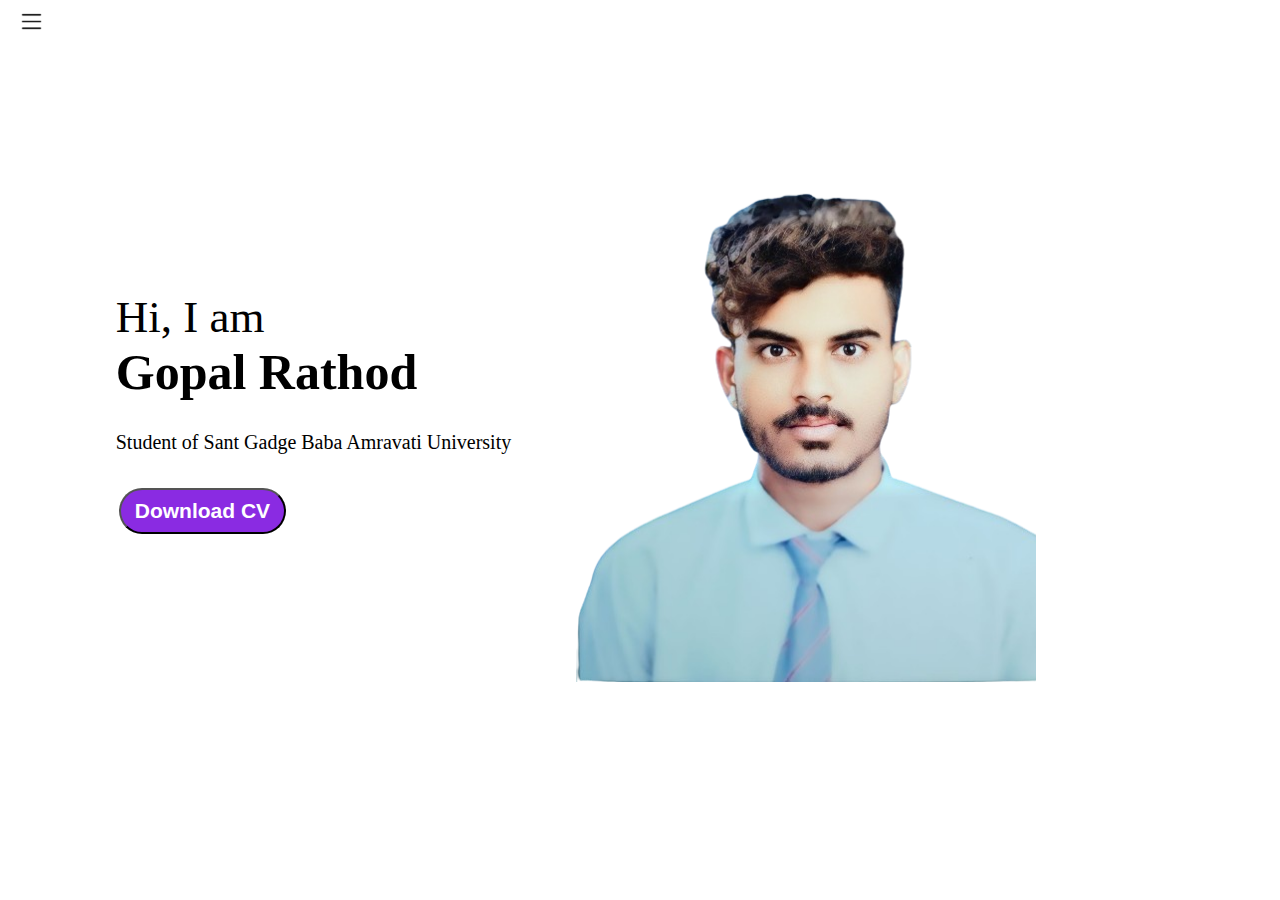
<file: index.html>
<!DOCTYPE html>
<html lang="en">
<head>
    <meta charset="UTF-8">
    <meta name="viewport" content="width=device-width, initial-scale=1.0">
    <title>personal Info portfolio</title>
    <link rel="stylesheet" href="style.css">
    <style>
        body {
          background-image: url('https://wallpapercave.com/wp/wp7453711');
        }
        </style>
</head>
<body>
   
    <div class="container">
        <div class="sidebar sidebargo">
            <nav>
            <ul>
                <li><a href="/Home.html">Home</a></li>
                <li><a href="/about.html">About</a></li>
                <li><a href="/skills.html">Skills</a></li>
                <li><a href="/Contact.html">ContactUs</a></li>
            </ul>
        
    </nav>
    </div>

    <div class="main">
        <din class="hamcont">
            <img src="ham.png" alt="ham" class="ham" width="23px">
            <img src="cross.png" alt="cross" class="cross" width="23px">
        </din>
        <div class="infocontainer">
            <div class="info">
                <div class="hello">Hi, I am</div>
                <div class="name">Gopal Rathod</div>
                <div class="about">Student of Sant Gadge Baba Amravati University</div>
                <div class="batan">
                    <button class="btn">Download CV</button>
                </div>
             </div>

            <div class="logo">
                <img src="gr.png" alt="logo">
            </div>
            
        
        </div>
  
    </div>
</div>
<script src="script.js"></script>

   
    
</body>
</html>
</file>
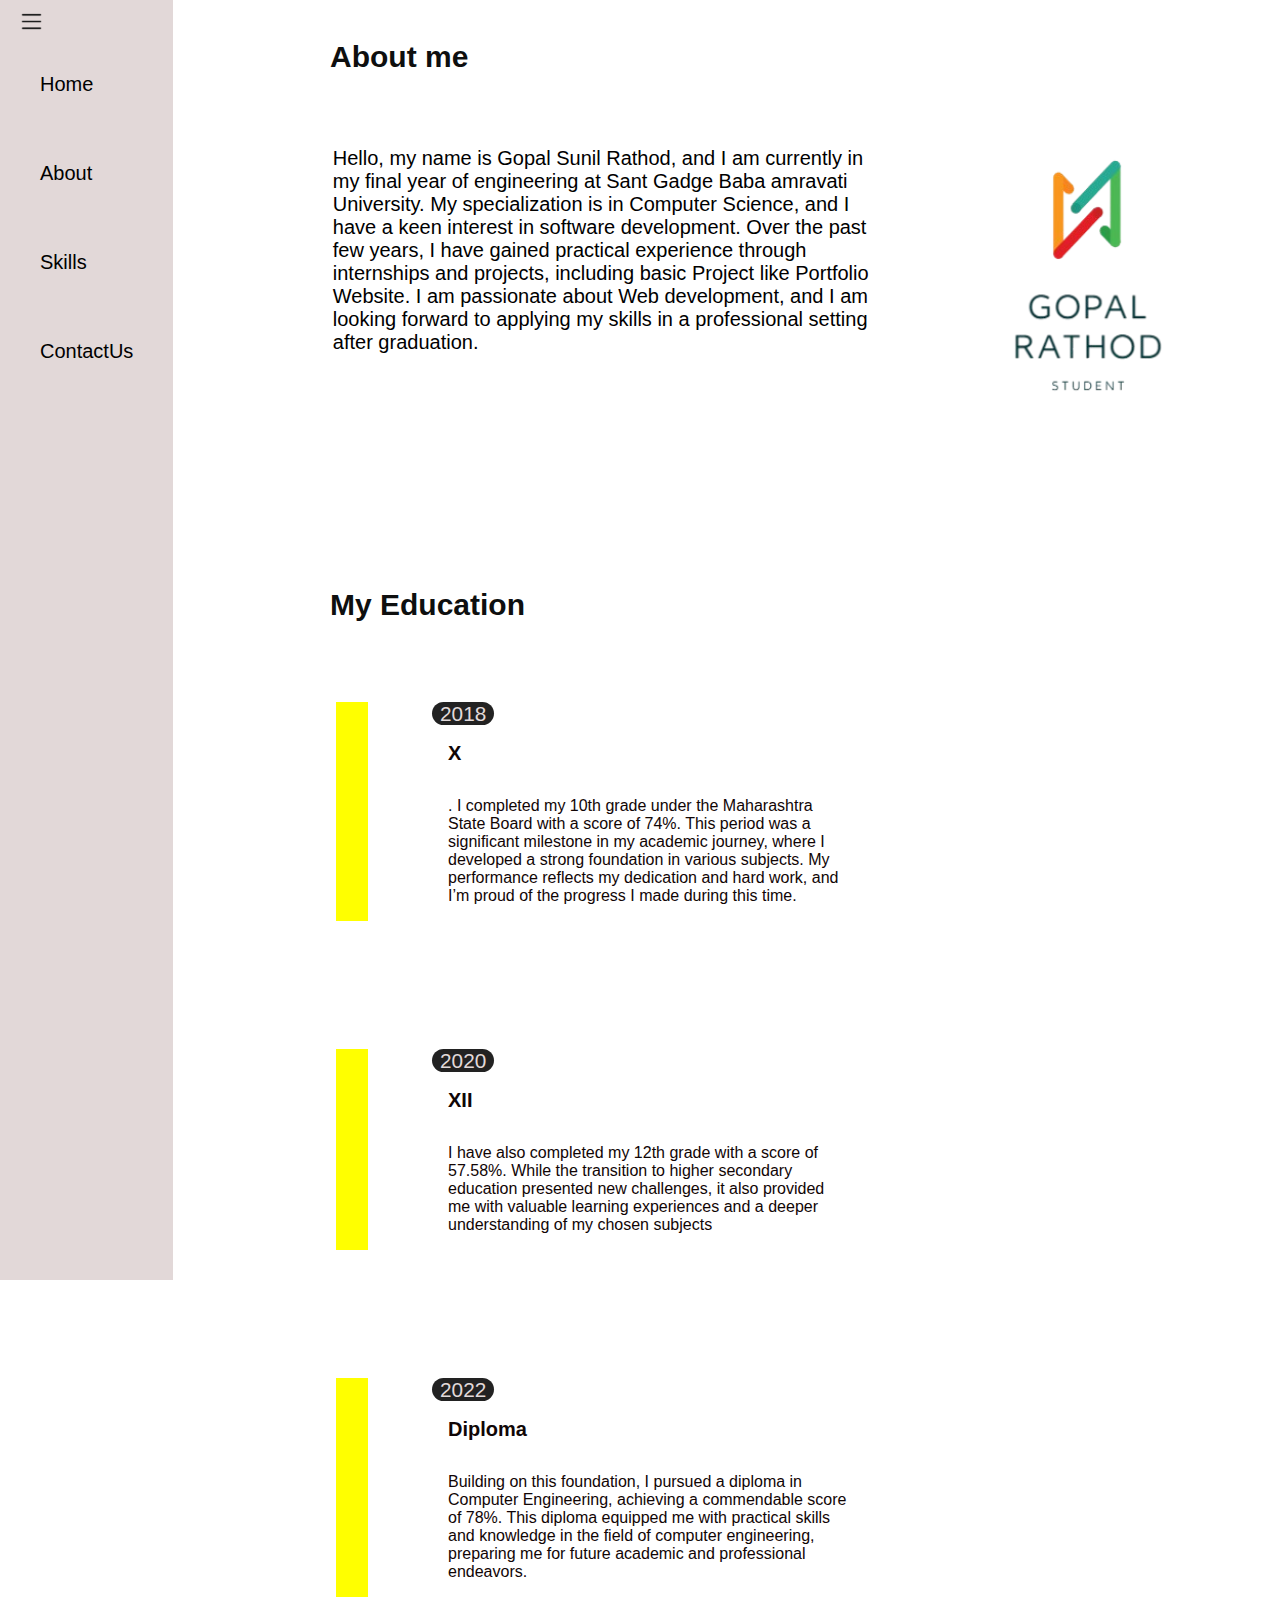
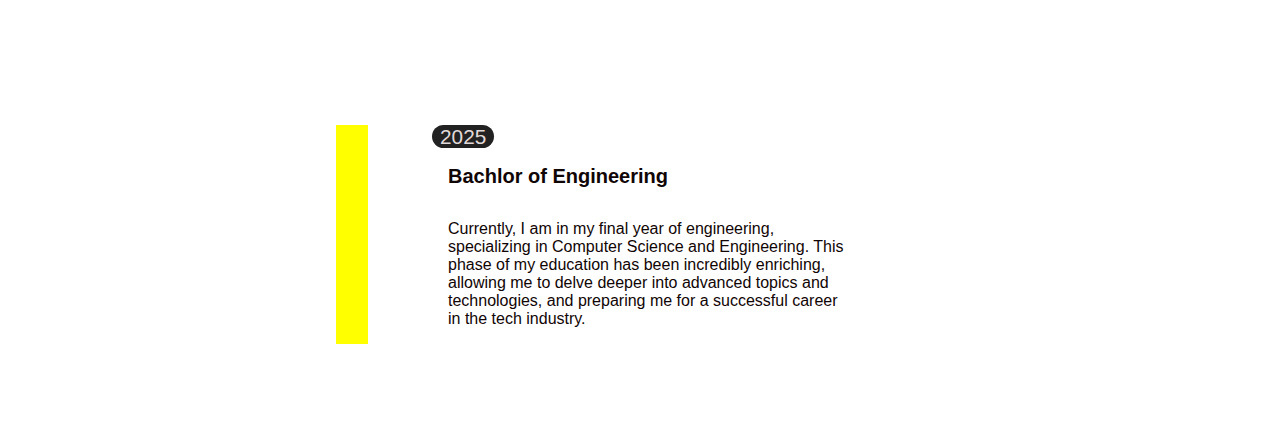
<file: about.html>
<!DOCTYPE html>
<html lang="en">
<head>
    <meta charset="UTF-8">
    <meta name="viewport" content="width=device-width, initial-scale=1.0">
    <title>personal Info portfolio</title>
    <link rel="stylesheet" href="style.css">
</head>
<body>
    <div class="container">
        <div class="sidebar">
            <nav>
            <ul>
                <li><a href="/Home.html">Home</a></li>
                <li><a href="/about.html">About</a></li>
                <li><a href="/skills.html">Skills</a></li>
                <li><a href="/Contact.html">ContactUs</a></li>
            </ul>
        
    </nav>
    </div>
    <div class="main">
        <din class="hamcont">
            <img src="ham.png" alt="ham" class="ham" width="23px">
            <img src="cross.png" alt="cross" class="cross" width="23px">
        </din>
    <div class="aboutcontainer">
        <section class="intro">
            <div class="intr">
            <h1>About me</h1>
        <p class="Rathod">
            Hello, my name is Gopal Sunil Rathod, and I am currently in my final year of engineering at Sant Gadge Baba amravati University. My specialization is in Computer Science, and I have a keen interest in software development. Over the past few years, I have gained practical experience through internships and projects, including basic Project like Portfolio Website. I am passionate about Web development, and I am looking forward to applying my skills in a professional setting after graduation.</p>
    </div>
        <div class="logon">
            <img src="logo.png" alt="logo">
        </div>

        </section>
        <section class="education" id="education">
            <h1 class="heading">My Education</h1>
            <div class="boxcontainer">
                <div class="box">
                    <i class="fas fa-graduation-cap"></i>
                    <span>2018</span>
                    <h3>X</h3>
                    <p>. I completed my 10th grade under the Maharashtra State Board with a score of 74%. This period was a significant milestone in my academic journey, where I developed a strong foundation in various subjects. My performance reflects my dedication and hard work, and I’m proud of the progress I made during this time.</p>
                </div>
                <div class="box">
                    <span>2020</span>
                    <h3>XII</h3>
                    <p>I have also completed my 12th grade with a score of 57.58%. While the transition to higher secondary education presented new challenges, it also provided me with valuable learning experiences and a deeper understanding of my chosen subjects</p>
                </div>
                <div class="box">
                    <span>2022</span>
                    <h3>Diploma</h3>
                    <p>Building on this foundation, I pursued a diploma in Computer Engineering, achieving a commendable score of 78%. This diploma equipped me with practical skills and knowledge in the field of computer engineering, preparing me for future academic and professional endeavors.</p>
                </div>
                <div class="box">
                    <span>2025</span>
                    <h3>Bachlor of Engineering</h3>
                    <p>Currently, I am in my final year of engineering, specializing in Computer Science and Engineering. This phase of my education has been incredibly enriching, allowing me to delve deeper into advanced topics and technologies, and preparing me for a successful career in the tech industry.</p>
                </div>
            </div>

        </section>
         </div>
    
</div>
   
<script src="script.js"></script>
</body>
</html>
</file>
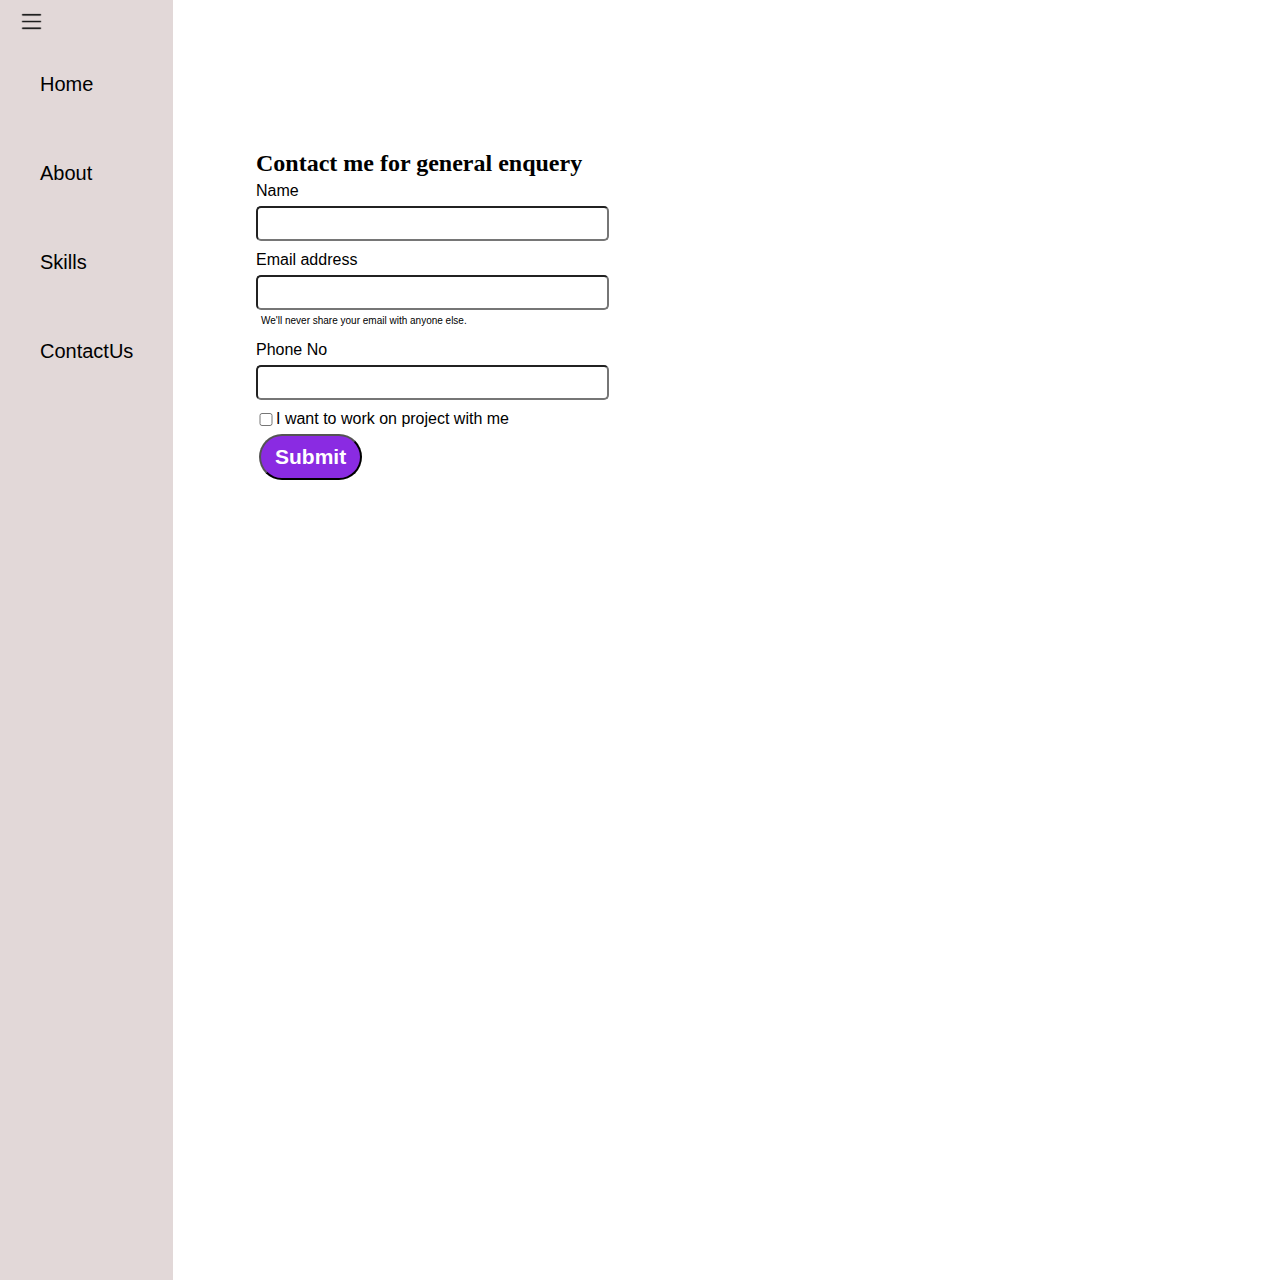
<file: Contact.html>
<!DOCTYPE html>
<html lang="en">
<head>
    <meta charset="UTF-8">
    <meta name="viewport" content="width=device-width, initial-scale=1.0">
    <title>personal Info portfolio</title>
    <link rel="stylesheet" href="style.css">
</head>
<body>
    <div class="container">
        <div class="sidebar">
            <nav>
            <ul>
                <li><a href="/Home.html">Home</a></li>
                <li><a href="/about.html">About</a></li>
                <li><a href="/skills.html">Skills</a></li>
                <li><a href="/Contact.html">ContactUs</a></li>
            </ul>
        
    </nav>
    </div>
    <div class="main">
      <din class="hamcont">
        <img src="ham.png" alt="ham" class="ham" width="23px">
        <img src="cross.png" alt="cross" class="cross" width="23px">
    </din>
        <div class="contactform">
            <h2>Contact me for general enquery</h2>
            <form>
              <div class="mb-3">
                <label for="exampleInputEmail1" class="form-label">Name </label>
                <input type="email" class="form-control" id="exampleInputEmail1" aria-describedby="emailHelp">
              </div> 
                <div class="mb-3">
                  <label for="exampleInputEmail1" class="form-label">Email address</label>
                  <input type="email" class="form-control" id="exampleInputEmail1" aria-describedby="emailHelp">
                  <div id="emailHelp" class="form-text">We'll never share your email with anyone else.</div>
                </div>
                <div class="mb-3">
                  <label for="phoneno" class="form-label">Phone No</label>
                  <input type="Phone No" class="form-control" id="phone">
                </div>
                <div class="mb-3" id ="form-check">
                  <input type="checkbox" class="form-check-input" id="exampleCheck1">
                  <label class="form-check-label" for="exampleCheck1">I want to work on project with me</label>
                </div>
                <button type="submit" class="batn btn-sm" >Submit</button>
              </form>
        </div>
    </div>
    </div>
    
   
    <script src="script.js"></script>
</body>
</html>
</file>
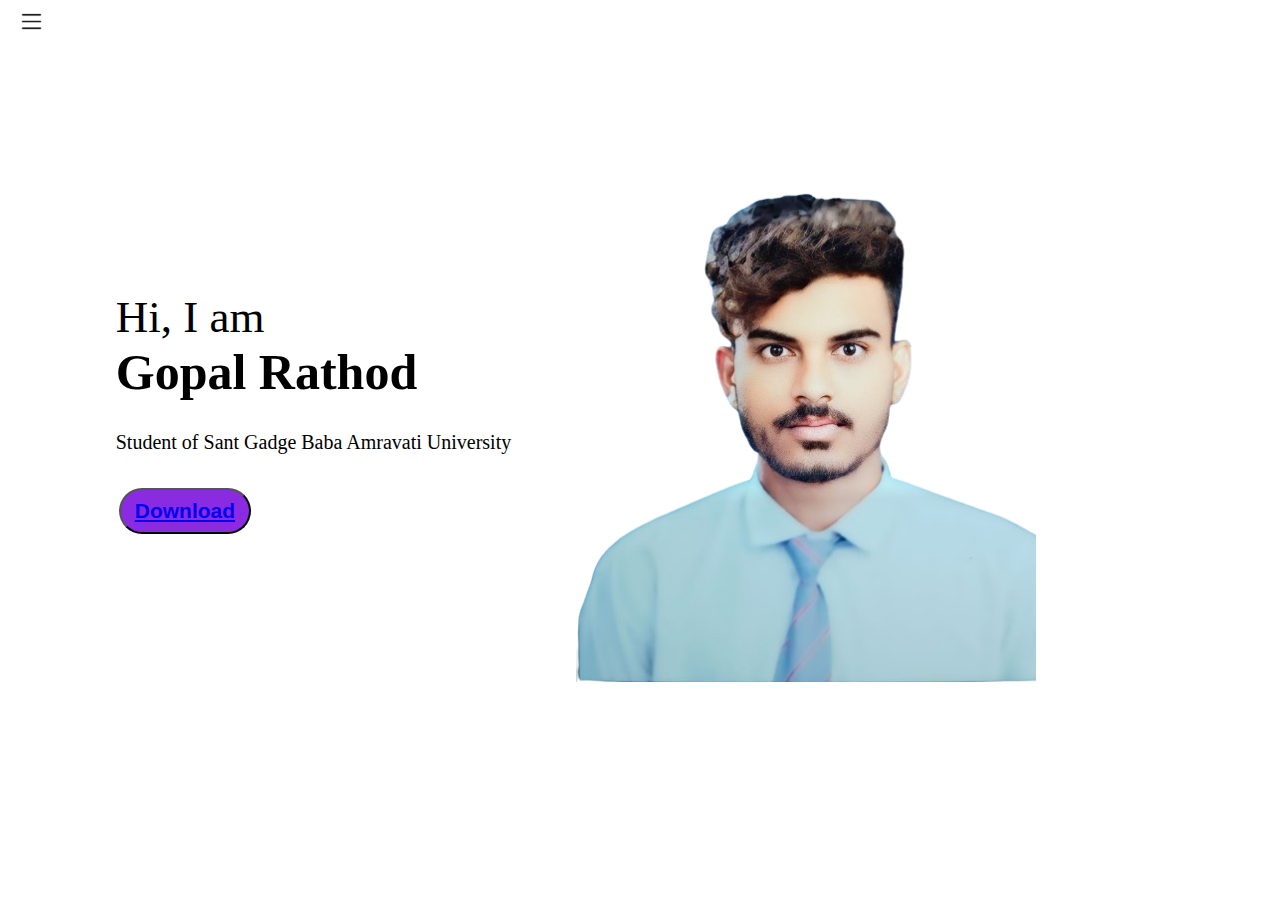
<file: Home.html>
<!DOCTYPE html>
<html lang="en">
<head>
    <meta charset="UTF-8">
    <meta name="viewport" content="width=device-width, initial-scale=1.0">
    <title>personal Info portfolio</title>
    <link rel="stylesheet" href="style.css">
</head>
<body>
    <div class="container">
        <div class="sidebar sidebargo">
            <nav>
            <ul>
                <li><a href="/Home.html">Home</a></li>
                <li><a href="/about.html">About</a></li>
                <li><a href="/skills.html">Skills</a></li>
                <li><a href="/Contact.html">ContactUs</a></li>
            </ul>
        
    </nav>
    </div>
    <div class="main">
        <din class="hamcont">
            <img src="ham.png" alt="ham" class="ham" width="23px">
            <img src="cross.png" alt="cross" class="cross" width="23px">
        </din>
        <div class="infocontainer">
            <div class="info">
                <div class="hello">Hi, I am</div>
                <div class="name">Gopal Rathod</div>
                <div class="about">Student of Sant Gadge Baba Amravati University</div>
                <div class="batan">
                    <button class="btn" >
                        <a href="RESUME.pdf">Download</a>
                        </button>
                    
                </div>
             </div>

            <div class="logo">
                <img src="gr.png" alt="logo">
            </div>
            
        
        </div>
  
    </div>
</div>
<script src="script.js"></script>

   
    
</body>
</html>
</file>
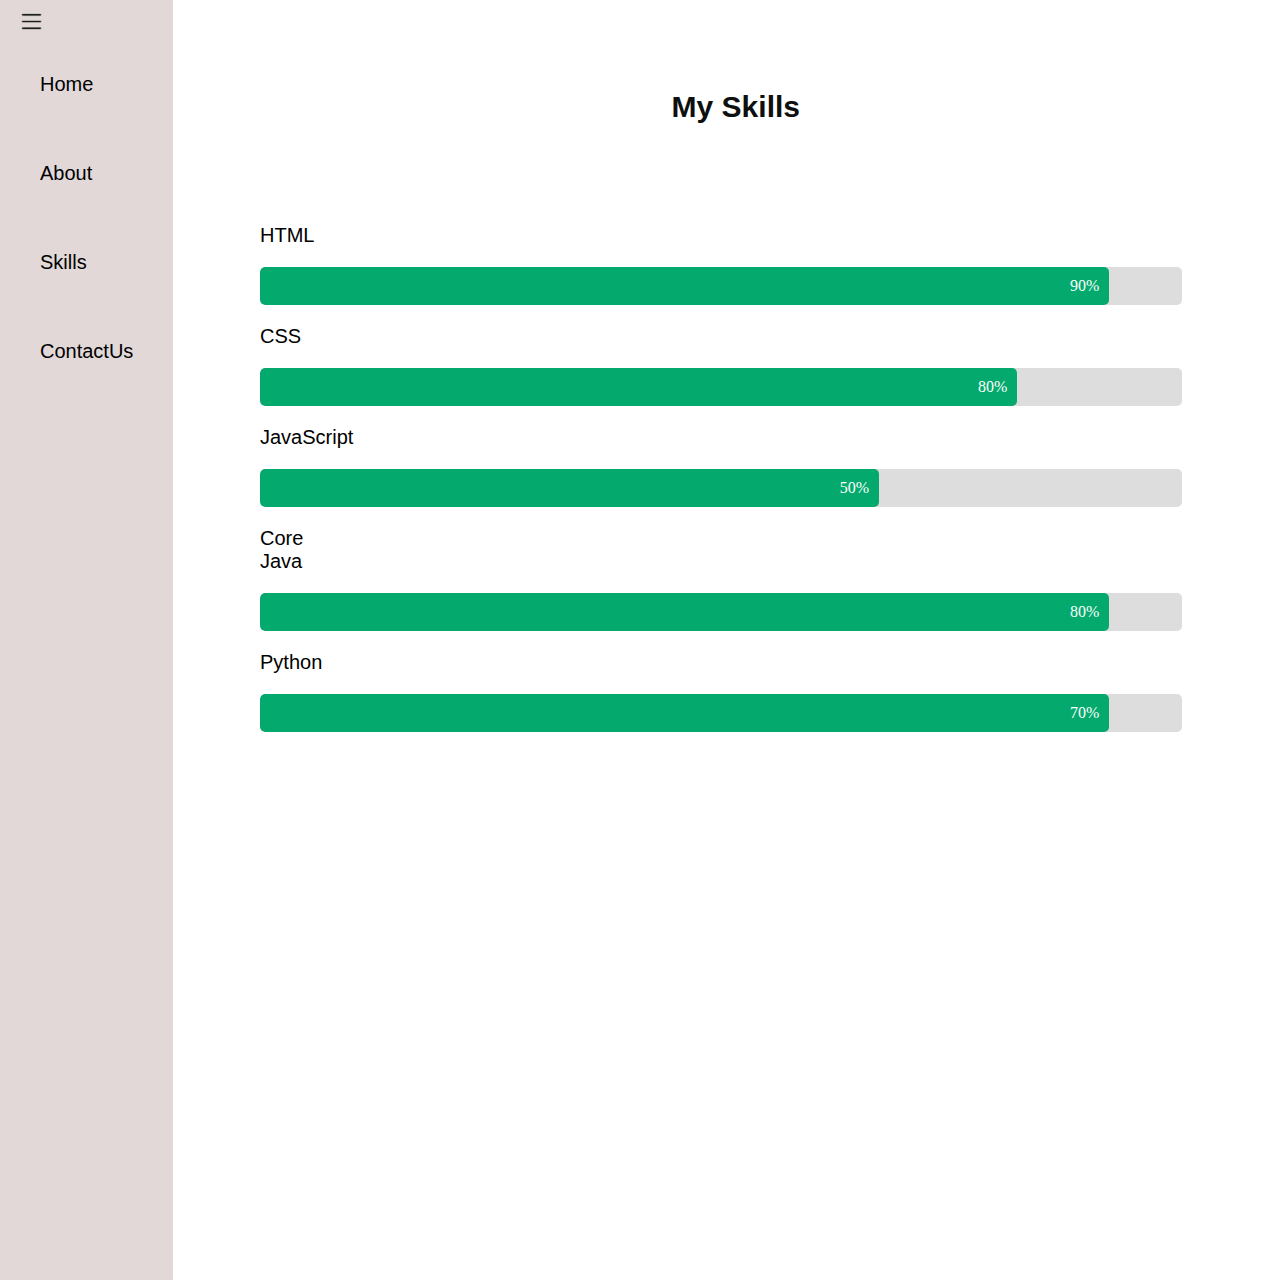
<file: skills.html>
<!DOCTYPE html>
<html lang="en">
<head>
    <meta charset="UTF-8">
    <meta name="viewport" content="width=device-width, initial-scale=1.0">
    <title>personal Info portfolio</title>
    <link rel="stylesheet" href="style.css">
    <link href='https://unpkg.com/boxicons@2.1.4/css/boxicons.min.css' rel='stylesheet'>
</head>
<body>
    <div class="container">
        <div class="sidebar">
            <nav>
            <ul>
                <li><a href="/Home.html">Home</a></li>
                <li><a href="/about.html">About</a></li>
                <li><a href="/skills.html">Skills</a></li>
                <li><a href="/Contact.html">ContactUs</a></li>
            </ul>
        
    </nav> 
    </div>
    <div class="main">
        <din class="hamcont">
            <img src="ham.png" alt="ham" class="ham" width="23px">
            <img src="cross.png" alt="cross" class="cross" width="23px">
        </din>
        <div class="skills-container">
            <h1 class="my">My Skills</h1>
            <div class="skill1">
                <p class="h">HTML</p>
                <div class="skill-bar">
                    <div class="skill-level html">90%</div>
                </div>
            </div>
            <div class="skill1">
                <p class="c">CSS</p>
                <div class="skill-bar">
                    <div class="skill-level css">80%</div>
                </div>
            </div>
            <div class="skill1">
                <p class="j">JavaScript</p>
                <div class="skill-bar">
                    <div class="skill-level js">50%</div>
                </div>
            </div>
            <div class="skill1">
                <p class="j">Core Java</p>
                <div class="skill-bar">
                    <div class="skill-level java">80%</div>
                </div>
                </div>
                <div class="skill1">
                    <p class="j">Python</p>
                    <div class="skill-bar">
                        <div class="skill-level python">70%</div>
                    </div>
                    </div>
        </div>
</div>
   
<script src="script.js"></script>   
</body>
</html>
</file>
<file: style.css>
*{
    margin:0;
    padding: 0;
    
    

 }
 .sidebar{
   background-color:rgb(226, 216, 216);
  height: 100vw;
   font-family: sans-serif;
   transition: transform 0.1s ease-in;
   position: absolute;
 }
 .sidebar nav{
   padding: 40px;
   height: 100px;

 }
 .sidebar nav li{
   list-style: none;
   font-size: 20px;
   padding: 33px 0;
   font-family: 'Gill Sans', 'Gill Sans MT', Calibri, 'Trebuchet MS', sans-serif;

 }
 .sidebar nav li a{
   text-decoration: none;
   color: black;
 }
 .main{
   /* background-color: aqua; */
   width: 90vw;
 }
.container{
   display: flex;
   
   /* background-color: rgb(41, 15, 233); */
}
.infocontainer{
   /* background-color: chartreuse; */
   margin: 144px auto;
   width: 77vw;
   height: 42vw;
   display: flex;
   justify-content: space-around;
  
  
}
.info{
   display: flex;
   justify-content: center;
   flex-direction: column;
   
}
.logo img{
   height: 42vw;
  
  
}
.hello{
   font-size: 45px;
}
.name{
   font-size: 50px;
   
   font-weight: bold;
}
.about{
   font-size: 20px;
   margin-top: 30px;
   
}
.batan{
   margin-top: 34px;
}
.btn{
   border-radius: 24px;
   color: white;
   background-color: blueviolet;
   font-weight: bold;
   font-size: 21px;
   margin: 0 3px;
   padding: 9px 14px;
   cursor: pointer;
}
.batan button :hover{
   color: blueviolet;
   background-color: white;
}



/* Contact form */
.contactform{
   padding: 0 33px;
   padding-top: 150px;
   height: 80vw;
   font-family: Arial, Helvetica, sans-serif;
   padding-left: 20vw;
}
.contactform h2{

   font-family: 'Times New Roman', Times, serif;
   
}
.contactform form div{
   padding: 5px 0;
   display: flex;
   flex-direction: column;
}
.contactform div input{
   width: 26vw;
   border-radius: 5px;
   padding: 8px;
   margin: 6px 0 0 0;
}
#emailHelp{
   margin:  0 5px;
   color: black;
   font-size: 10px;

}
#form-check{
   flex-direction: row;

}
#form-check input{
   width: 20px;
   margin: 3px 0;

}
.btn-sm{
   border-radius: 24px;
   color: white;
   background-color: blueviolet;
   font-weight: bold;
   font-size: 21px;
   margin: 0 3px;
   padding: 9px 14px;
   cursor: pointer;

}
/* skills */
.skill{
   width: 180px;
   height: 12px;background: #000;
}
/* responsive */
.ham{
   margin-left: 10px;
}

.hamcont{
   position: absolute;
   top: 10px;
   left: 10px;
   cursor: pointer;
}
.cross{
   margin-left: 110px;
   margin-top: 10px;
}
.sidebargo{
   
   transform: translate(-443px, 0px);
   position: absolute;
}

@media screen and (min-width: 480px) {
   /* body {
     background-color: lightgreen;
   } */
    /* .logo{
      display:;
    } */
   
 }
/* education */
.intro .intr .logo{
   display: flex;
   align-items: center;
   padding-bottom: 10px;
   

}
.logon img{
   height: 42vw;
    width: 40vw;
    padding-left: 65vw;
    margin-top: -14vw;
    border-radius: 30px;
}
.Rathod{
   font-size: 20px;
    height: 3vw;
    width: 43vw;
    padding-left: 26vw;
    margin-top: 73px;
    font-size: 20px;
    font-family: 'Gill Sans', 'Gill Sans MT', Calibri, 'Trebuchet MS', sans-serif;



}
  
.education .boxcontainer{
   display: flex;
   align-items: center;
   justify-content: space-between;
   flex-wrap: wrap;
   padding: 1rem 0;
   padding-left:20rem ;
}
.education .boxcontainer .box{
   width: 27rem;
   margin: 4rem 1rem;
   padding-left: 4rem;
   border-left: 2rem solid yellow;
   position: relative;

}
.education .boxcontainer .box span{
   font-size: 1.3rem;
   background: #222;
   color: hsl(0, 13%, 87%);
   border-radius: 2rem;
   padding: 0rem 0.5rem;
   font-family: 'Gill Sans', 'Gill Sans MT', Calibri, 'Trebuchet MS', sans-serif;
}
.education .boxcontainer .box h3{
   font-size: 20px;
   padding: 1rem;
   color: #100606;
   font-family: 'Gill Sans', 'Gill Sans MT', Calibri, 'Trebuchet MS', sans-serif;

}
.education .boxcontainer .box p{
   font-size: 1rem;
   padding: 1rem;
   color: #110505;
   font-family: 'Gill Sans', 'Gill Sans MT', Calibri, 'Trebuchet MS', sans-serif;

}
.education .boxcontainer .box i{
   position: absolute;
   top: -1.5rem;
   left: -2.5rem;
   height: 5rem;
   width: 5rem;
   text-align: center;
   font-size: 2rem;
   color: #fff;
   background: var(--yellow);
}
h1{
   font-size: 30px;
   color: rgb(14, 15, 15);
   padding-top: 40px;
   padding-left: 330px;
   font-family: 'Gill Sans', 'Gill Sans MT', Calibri, 'Trebuchet MS', sans-serif;
}
/* Skills */
.skills-container {
   width: 80%;
   margin: 50px auto;
   text-align: center;
   padding-left: 260px;
}

.skill {
   margin: 20px 0;
}

.skill-bar {
   width: 100%;
   background-color: #ddd;
   border-radius: 5px;
   overflow: hidden;
   margin-bottom: 20px;
}

.skill-level {
   text-align: right;
   padding: 10px;
   color: white;
   border-radius: 5px;
}

.html {
   width: 90%;
   background-color: #04AA6D;
}

.css {
   width: 80%;
   background-color: #04AA6D;
}

.js {
   width: 65%;
   background-color: #04AA6D;
}
.java {
   width: 90%;
   background-color: #04AA6D;
}
.python {
   width: 90%;
   background-color: #04AA6D;
}
.my{
   margin-bottom: 100px;
   font-family: 'Gill Sans', 'Gill Sans MT', Calibri, 'Trebuchet MS', sans-serif;
   padding-right: 300px;
}
.h{
   padding-right: 950px;
   font-size: 20px;
   margin-bottom: 20px;
   font-family: 'Gill Sans', 'Gill Sans MT', Calibri, 'Trebuchet MS', sans-serif;
}
.c{
   padding-right: 950px;
   font-size: 20px;
   margin-bottom: 20px;
   font-family: 'Gill Sans', 'Gill Sans MT', Calibri, 'Trebuchet MS', sans-serif;
}
.j{
   padding-right: 950px;
   font-size: 20px;
   margin-bottom: 20px;
   font-family: 'Gill Sans', 'Gill Sans MT', Calibri, 'Trebuchet MS', sans-serif;
}
</file>
